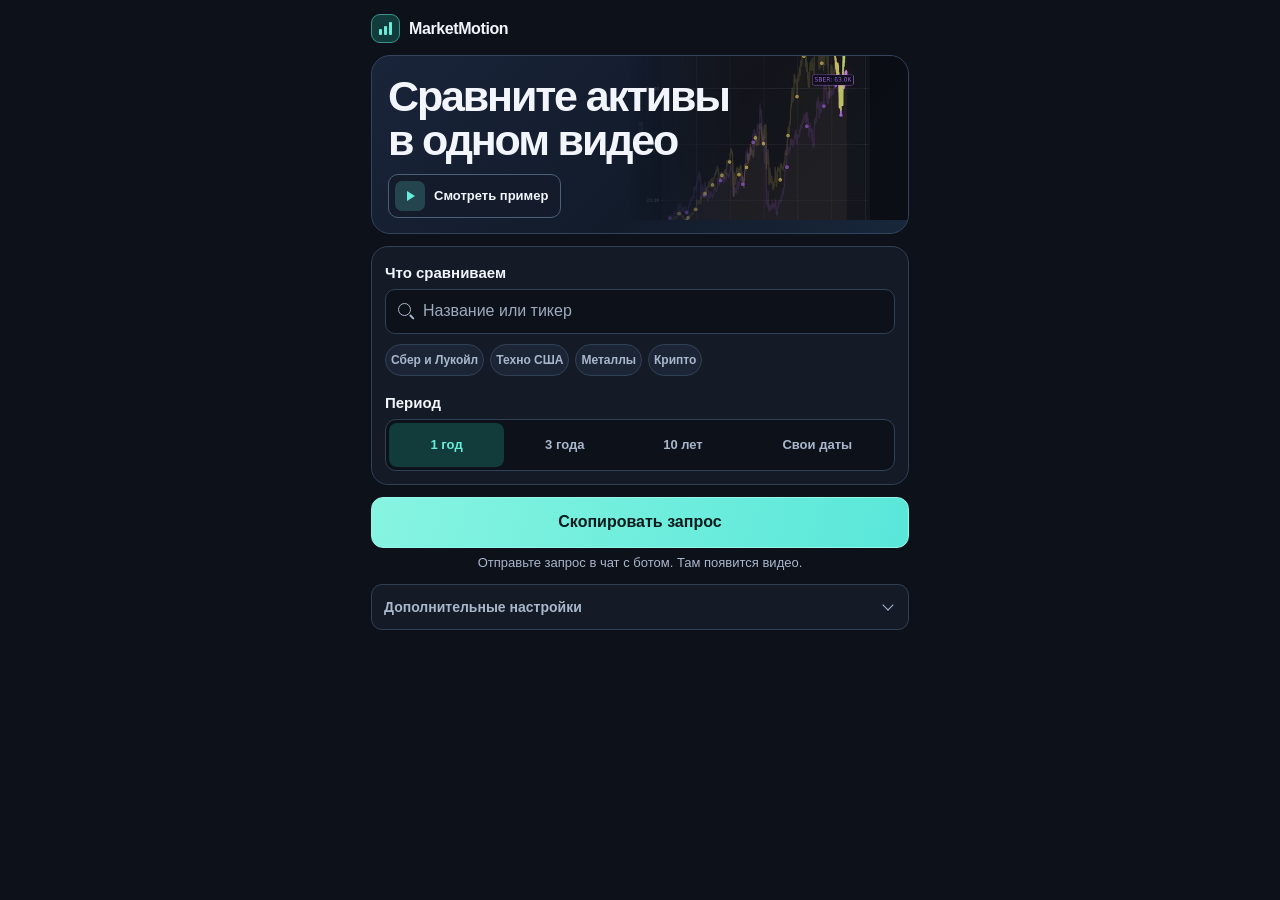
<file: docs/miniapp/index.html>
<!doctype html>
<html lang="ru">
<head>
  <meta charset="utf-8">
  <meta name="viewport" content="width=device-width, initial-scale=1, viewport-fit=cover">
  <meta name="theme-color" content="#0d1119">
  <title>MarketMotion — видео об активах</title>
  <link rel="stylesheet" href="./app.css?v=20261127b">
  <script id="telegram-sdk" async src="https://telegram.org/js/telegram-web-app.js"></script>
  <script defer src="./catalog.js?v=20261127b"></script>
  <script defer src="./app.js?v=20261127b"></script>
</head>
<body>
  <main class="app-shell">
    <header class="masthead">
      <p class="brand"><span class="brand-mark" aria-hidden="true"><i></i><i></i><i></i></span>MarketMotion</p>
    </header>

    <section class="intro" aria-labelledby="page-title">
      <img class="intro-chart" src="../assets/demo-sber-lkoh.png?v=20261127c" alt="" width="540" height="960">
      <h1 id="page-title">Сравните активы<br>в одном видео</h1>
      <details class="example">
        <summary><span class="play-icon" aria-hidden="true"></span>Смотреть пример</summary>
        <div class="example-player">
          <p>Сбер и Лукойл</p>
          <template>
            <video controls playsinline preload="none" poster="../assets/demo-sber-lkoh.png?v=20261127c" src="../assets/demo-sber-lkoh.mp4?v=20261127c" aria-label="Пример видео со сравнением Сбера и Лукойла"></video>
          </template>
        </div>
      </details>
    </section>

    <form id="video-form" novalidate>
      <section class="composer" aria-label="Параметры сравнения">
        <div class="asset-field">
          <label class="section-label" for="tickers">Что сравниваем</label>
          <div class="asset-search">
            <span class="search-icon" aria-hidden="true"></span>
            <input id="tickers" class="text-input ticker-input" type="search" placeholder="Название или тикер" autocomplete="off" autocapitalize="off" spellcheck="false" aria-describedby="ticker-hint">
          </div>
          <p id="ticker-hint" class="visually-hidden">Найдите актив по названию или введите точный тикер.</p>
          <div id="asset-suggestions" class="asset-suggestions" aria-label="Результаты поиска" hidden></div>
          <div id="selected-assets" class="selected-assets" aria-label="Выбранные активы"></div>
          <p id="asset-error" class="field-error" role="status" hidden></p>
          <div class="chip-row" role="group" aria-label="Готовые сравнения">
            <button type="button" data-tickers="SBER LKOH" data-market="" data-currency="RUB" aria-pressed="false">Сбер и Лукойл</button>
            <button type="button" data-tickers="AAPL MSFT NVDA" data-market="global" data-currency="USD" aria-pressed="false">Техно США</button>
            <button type="button" data-tickers="gold silver palladium" data-market="metals" data-currency="RUB" aria-pressed="false">Металлы</button>
            <button type="button" data-tickers="BTC ETH" data-market="crypto" data-currency="USD" aria-pressed="false">Крипто</button>
          </div>
        </div>

        <div class="period">
          <p class="section-label" id="period-label">Период</p>
          <div class="period-options" role="group" aria-labelledby="period-label">
            <button type="button" data-period="1" aria-pressed="true">1 год</button>
            <button type="button" data-period="3" aria-pressed="false">3 года</button>
            <button type="button" data-period="10" aria-pressed="false">10 лет</button>
            <button type="button" data-period="custom" aria-pressed="false">Свои даты</button>
          </div>
          <div class="field-grid date-grid" id="custom-dates" hidden>
            <label class="field">
              <span class="field-label">Начало</span>
              <input id="start-date" class="text-input" type="date">
            </label>
            <label class="field">
              <span class="field-label">Конец</span>
              <input id="end-date" class="text-input" type="date">
            </label>
            <p id="date-error" class="field-error" role="status" hidden></p>
          </div>
        </div>
      </section>

      <footer class="action-bar">
        <p id="asset-summary" class="visually-hidden" role="status" hidden></p>
        <button id="send-button" class="primary-button" type="submit">Скопировать запрос</button>
        <p class="action-hint" id="action-hint">Отправьте запрос в чат с ботом. Там появится видео.</p>
        <p id="status-text" class="status-text" role="status"></p>
        <label class="field manual-copy" id="manual-copy" hidden>
          <span class="field-label">Запрос для копирования</span>
          <textarea id="request-preview" class="text-input" readonly rows="3"></textarea>
        </label>
      </footer>

      <details class="disclosure settings">
        <summary>Дополнительные настройки</summary>
        <div class="settings-content">
          <section class="settings-group" aria-labelledby="data-title">
            <h2 id="data-title">Данные графика</h2>
            <div class="field-grid">
              <label class="field">
                <span class="field-label">Рынок для ручного тикера</span>
                <select id="market" class="select-input">
                  <option value="">Авто / Мосбиржа</option>
                  <option value="global">Глобальный</option>
                  <option value="metals">Металлы</option>
                  <option value="futures">Фьючерсы</option>
                  <option value="crypto">Крипто</option>
                  <option value="selt">Валютный рынок</option>
                </select>
              </label>
              <label class="field">
                <span class="field-label">Валюта графика</span>
                <select id="currency" class="select-input">
                  <option>RUB</option>
                  <option>USD</option>
                  <option>EUR</option>
                  <option>CNY</option>
                  <option>GBP</option>
                  <option>JPY</option>
                  <option>CHF</option>
                </select>
              </label>
            </div>
            <label class="field">
              <span class="field-label">Что показывает график</span>
              <select id="metric" class="select-input">
                <option value="capital">Как менялась стоимость вложений</option>
                <option value="close">Цена актива</option>
              </select>
            </label>
            <label class="toggle"><input id="investment" type="checkbox"> Добавить пополнения</label>
            <div class="field-grid" id="investment-fields" hidden>
              <label class="field">
                <span class="field-label">При старте</span>
                <input id="initial" class="text-input" type="number" min="0" value="0">
              </label>
              <label class="field">
                <span class="field-label">В месяц</span>
                <input id="monthly" class="text-input" type="number" min="0" value="30000">
              </label>
              <label class="field">
                <span class="field-label">В год</span>
                <input id="yearly" class="text-input" type="number" min="0" value="0">
              </label>
            </div>
          </section>

          <section class="settings-group" aria-labelledby="video-title">
            <h2 id="video-title">Оформление видео</h2>
            <div class="field-grid">
              <label class="field">
                <span class="field-label">Формат</span>
                <select id="mode" class="select-input">
                  <option value="shorts">Ролик · 16 сек.</option>
                  <option value="draft">Черновик · 4 сек.</option>
                  <option value="custom">Свой формат</option>
                </select>
              </label>
              <label class="field">
                <span class="field-label">Тема</span>
                <select id="theme" class="select-input">
                  <option value="studio">Студия</option>
                  <option value="aurora">Аврора</option>
                  <option value="default">Базовая</option>
                </select>
              </label>
            </div>
            <div class="field-grid" id="video-fields" hidden>
              <label class="field">
                <span class="field-label">Длина, сек.</span>
                <input id="duration" class="text-input" type="number" min="1" max="90" required value="16">
              </label>
              <label class="field">
                <span class="field-label">Кадров в секунду</span>
                <input id="fps" class="text-input" type="number" min="1" max="30" required value="24">
              </label>
            </div>
            <div class="toggle-row">
              <label class="toggle"><input id="gradient" type="checkbox" checked> Градиент</label>
              <label class="toggle"><input id="legend" type="checkbox" checked> Подписи линий</label>
            </div>
          </section>

          <details class="disclosure events">
            <summary>События на графике <span id="events-state" hidden></span></summary>
            <div class="events-content">
              <p class="field-hint">Выделите цветом период и добавьте подпись.</p>
              <div id="events-list"></div>
              <button class="text-button" id="add-event-button" type="button">Добавить событие</button>
            </div>
          </details>
        </div>
      </details>

    </form>

    <noscript><p>Включите JavaScript или отправьте в чат с ботом <code>/shorts SBER LKOH за год</code>.</p></noscript>
  </main>
</body>
</html>
</file>
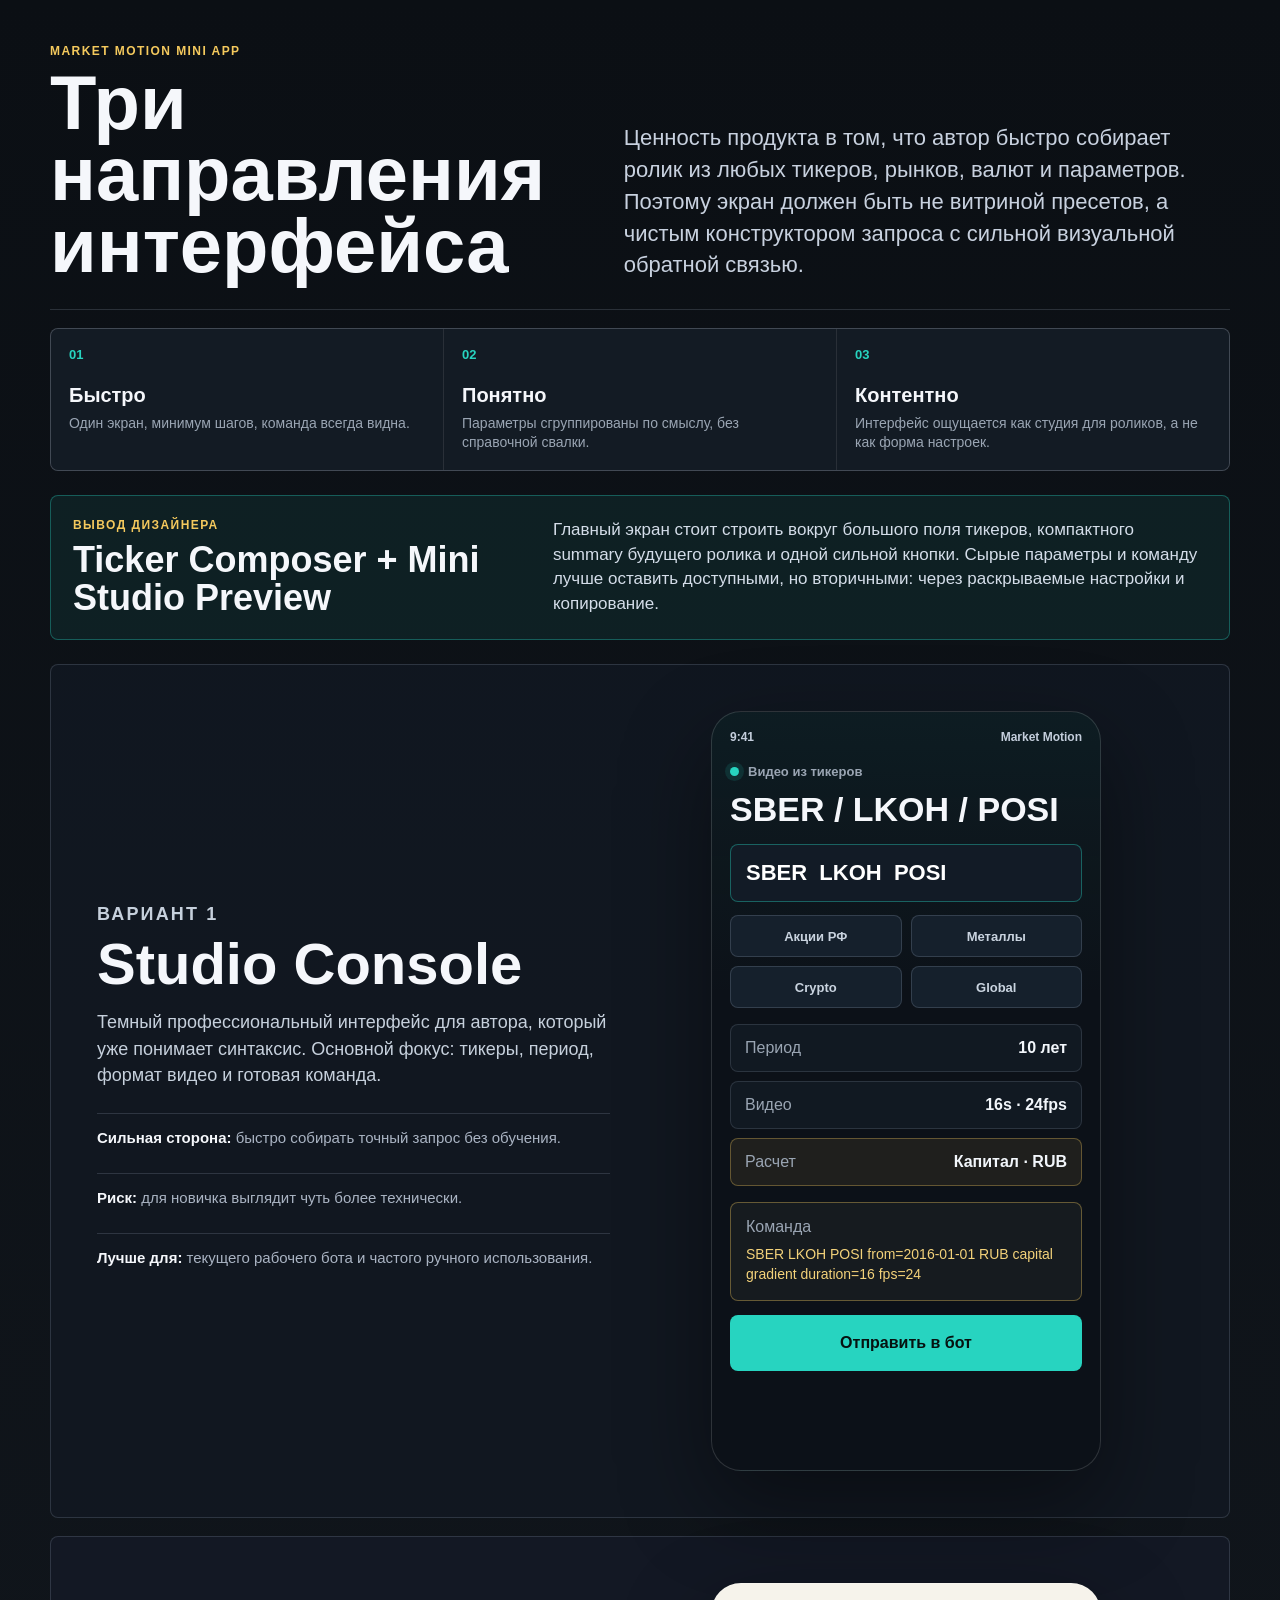
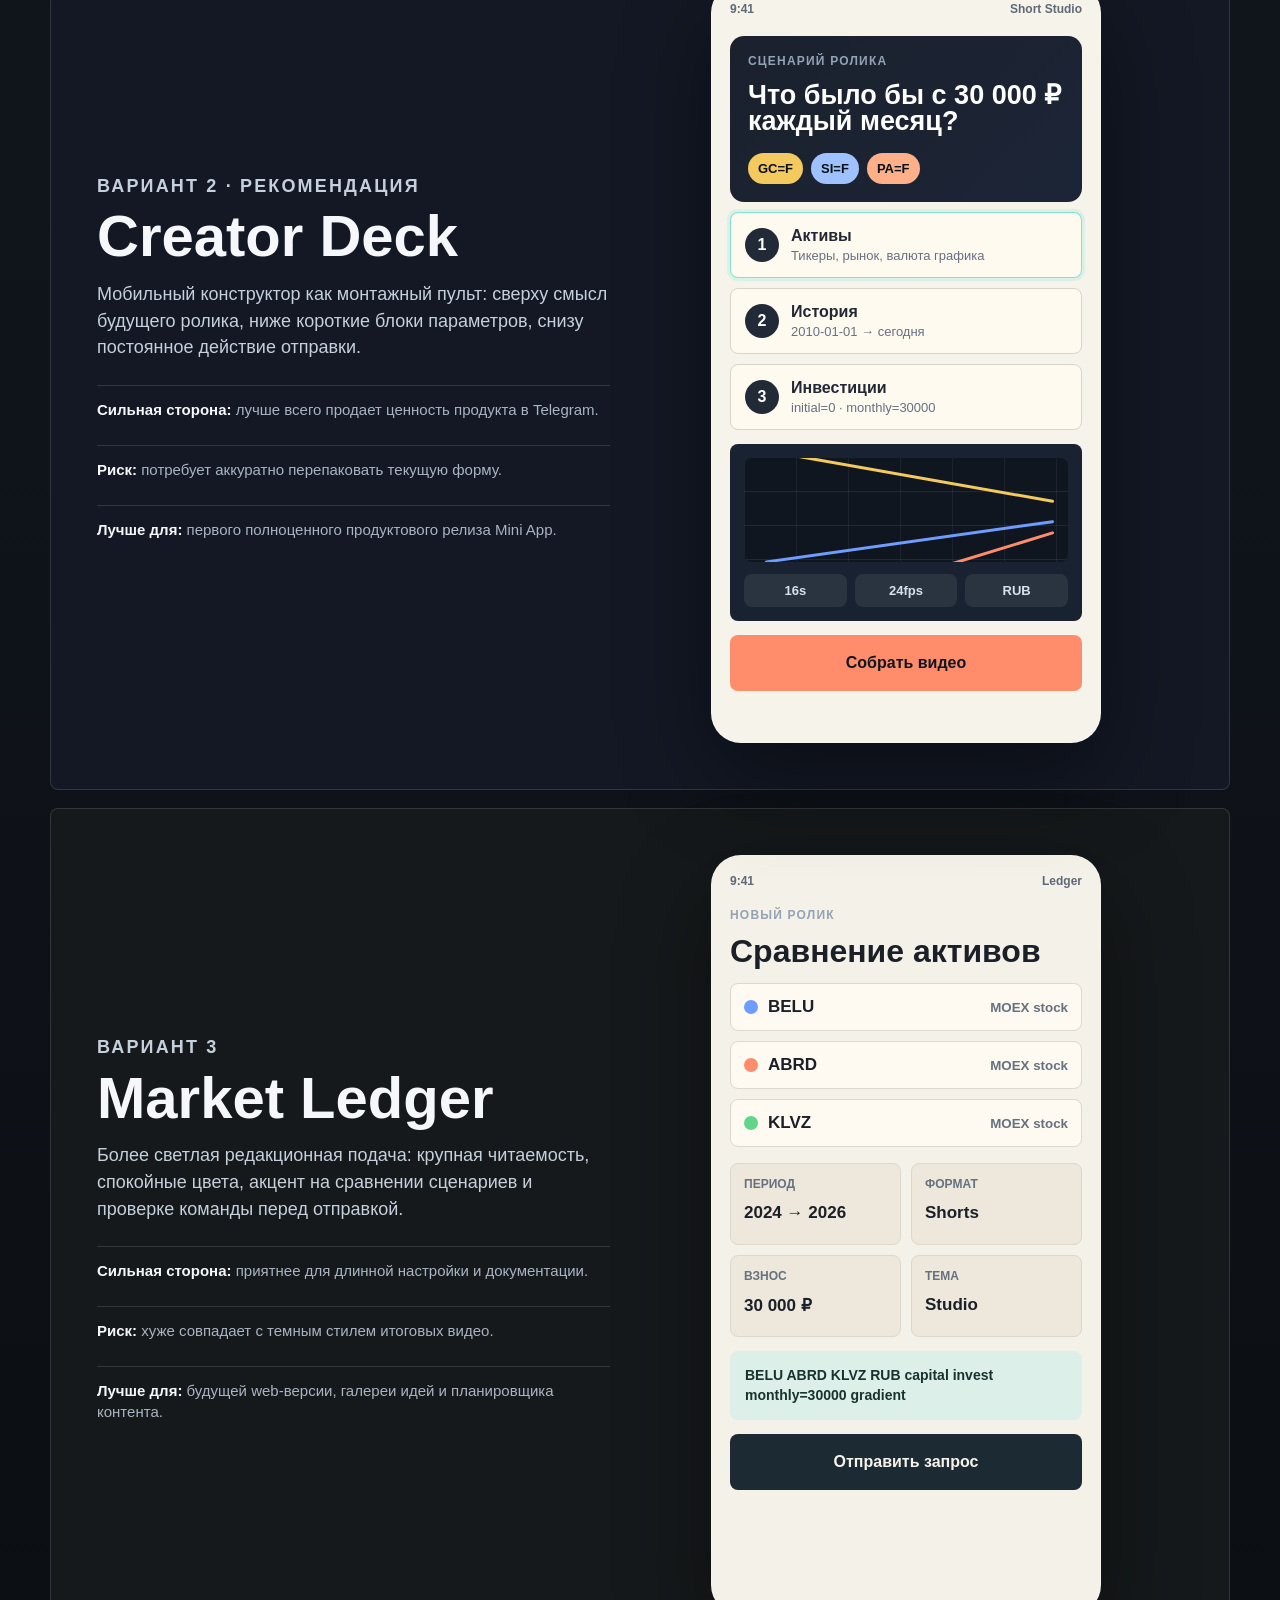
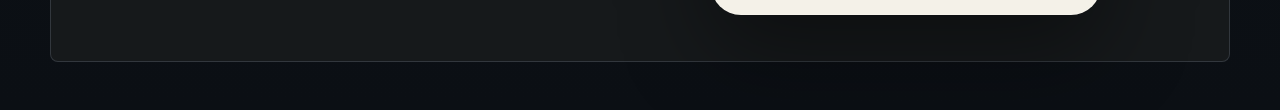
<file: docs/miniapp/directions.html>
<!doctype html>
<html lang="ru">
<head>
  <meta charset="utf-8">
  <meta name="viewport" content="width=device-width, initial-scale=1, viewport-fit=cover">
  <meta name="theme-color" content="#0b0f14">
  <title>Market Motion Mini App: варианты дизайна</title>
  <link rel="stylesheet" href="./directions.css">
</head>
<body>
  <main class="directions-shell">
    <header class="directions-hero">
      <div>
        <p class="eyebrow">Market Motion Mini App</p>
        <h1>Три направления интерфейса</h1>
      </div>
      <p class="hero-copy">
        Ценность продукта в том, что автор быстро собирает ролик из любых тикеров, рынков,
        валют и параметров. Поэтому экран должен быть не витриной пресетов, а чистым
        конструктором запроса с сильной визуальной обратной связью.
      </p>
    </header>

    <section class="comparison-strip" aria-label="Критерии выбора">
      <div>
        <span>01</span>
        <strong>Быстро</strong>
        <p>Один экран, минимум шагов, команда всегда видна.</p>
      </div>
      <div>
        <span>02</span>
        <strong>Понятно</strong>
        <p>Параметры сгруппированы по смыслу, без справочной свалки.</p>
      </div>
      <div>
        <span>03</span>
        <strong>Контентно</strong>
        <p>Интерфейс ощущается как студия для роликов, а не как форма настроек.</p>
      </div>
    </section>

    <section class="designer-verdict" aria-label="Рекомендация дизайнера">
      <div>
        <p class="eyebrow">Вывод дизайнера</p>
        <h2>Ticker Composer + Mini Studio Preview</h2>
      </div>
      <p>
        Главный экран стоит строить вокруг большого поля тикеров, компактного summary
        будущего ролика и одной сильной кнопки. Сырые параметры и команду лучше оставить
        доступными, но вторичными: через раскрываемые настройки и копирование.
      </p>
    </section>

    <section class="direction direction--studio" id="studio">
      <div class="direction-copy">
        <p class="eyebrow">Вариант 1</p>
        <h2>Studio Console</h2>
        <p>
          Темный профессиональный интерфейс для автора, который уже понимает синтаксис.
          Основной фокус: тикеры, период, формат видео и готовая команда.
        </p>
        <ul class="notes-list">
          <li><strong>Сильная сторона:</strong> быстро собирать точный запрос без обучения.</li>
          <li><strong>Риск:</strong> для новичка выглядит чуть более технически.</li>
          <li><strong>Лучше для:</strong> текущего рабочего бота и частого ручного использования.</li>
        </ul>
      </div>

      <div class="phone-frame phone-frame--studio" aria-label="Макет Studio Console">
        <div class="phone-status">
          <span>9:41</span>
          <span>Market Motion</span>
        </div>
        <div class="screen-topline">
          <span class="signal-dot"></span>
          <span>Видео из тикеров</span>
        </div>
        <h3>SBER / LKOH / POSI</h3>
        <div class="ticker-input">SBER&nbsp;&nbsp;LKOH&nbsp;&nbsp;POSI</div>
        <div class="quick-grid">
          <button>Акции РФ</button>
          <button>Металлы</button>
          <button>Crypto</button>
          <button>Global</button>
        </div>
        <div class="field-row">
          <span>Период</span>
          <strong>10 лет</strong>
        </div>
        <div class="field-row">
          <span>Видео</span>
          <strong>16s · 24fps</strong>
        </div>
        <div class="field-row field-row--accent">
          <span>Расчет</span>
          <strong>Капитал · RUB</strong>
        </div>
        <div class="command-card">
          <span>Команда</span>
          <p>SBER LKOH POSI from=2016-01-01 RUB capital gradient duration=16 fps=24</p>
        </div>
        <button class="send-button">Отправить в бот</button>
      </div>
    </section>

    <section class="direction direction--creator" id="creator">
      <div class="direction-copy">
        <p class="eyebrow">Вариант 2 · рекомендация</p>
        <h2>Creator Deck</h2>
        <p>
          Мобильный конструктор как монтажный пульт: сверху смысл будущего ролика,
          ниже короткие блоки параметров, снизу постоянное действие отправки.
        </p>
        <ul class="notes-list">
          <li><strong>Сильная сторона:</strong> лучше всего продает ценность продукта в Telegram.</li>
          <li><strong>Риск:</strong> потребует аккуратно перепаковать текущую форму.</li>
          <li><strong>Лучше для:</strong> первого полноценного продуктового релиза Mini App.</li>
        </ul>
      </div>

      <div class="phone-frame phone-frame--creator" aria-label="Макет Creator Deck">
        <div class="phone-status phone-status--light">
          <span>9:41</span>
          <span>Short Studio</span>
        </div>
        <div class="story-panel">
          <p>Сценарий ролика</p>
          <h3>Что было бы с 30 000 ₽ каждый месяц?</h3>
          <div class="story-chips">
            <span>GC=F</span>
            <span>SI=F</span>
            <span>PA=F</span>
          </div>
        </div>
        <div class="step-card step-card--active">
          <span>1</span>
          <div>
            <strong>Активы</strong>
            <p>Тикеры, рынок, валюта графика</p>
          </div>
        </div>
        <div class="step-card">
          <span>2</span>
          <div>
            <strong>История</strong>
            <p>2010-01-01 → сегодня</p>
          </div>
        </div>
        <div class="step-card">
          <span>3</span>
          <div>
            <strong>Инвестиции</strong>
            <p>initial=0 · monthly=30000</p>
          </div>
        </div>
        <div class="mini-preview">
          <div class="preview-chart">
            <i></i>
            <i></i>
            <i></i>
          </div>
          <div class="preview-meta">
            <span>16s</span>
            <span>24fps</span>
            <span>RUB</span>
          </div>
        </div>
        <button class="dock-button">Собрать видео</button>
      </div>
    </section>

    <section class="direction direction--ledger" id="ledger">
      <div class="direction-copy">
        <p class="eyebrow">Вариант 3</p>
        <h2>Market Ledger</h2>
        <p>
          Более светлая редакционная подача: крупная читаемость, спокойные цвета,
          акцент на сравнении сценариев и проверке команды перед отправкой.
        </p>
        <ul class="notes-list">
          <li><strong>Сильная сторона:</strong> приятнее для длинной настройки и документации.</li>
          <li><strong>Риск:</strong> хуже совпадает с темным стилем итоговых видео.</li>
          <li><strong>Лучше для:</strong> будущей web-версии, галереи идей и планировщика контента.</li>
        </ul>
      </div>

      <div class="phone-frame phone-frame--ledger" aria-label="Макет Market Ledger">
        <div class="phone-status phone-status--paper">
          <span>9:41</span>
          <span>Ledger</span>
        </div>
        <div class="ledger-header">
          <p>Новый ролик</p>
          <h3>Сравнение активов</h3>
        </div>
        <div class="asset-list">
          <div>
            <span class="asset-color asset-color--blue"></span>
            <strong>BELU</strong>
            <small>MOEX stock</small>
          </div>
          <div>
            <span class="asset-color asset-color--orange"></span>
            <strong>ABRD</strong>
            <small>MOEX stock</small>
          </div>
          <div>
            <span class="asset-color asset-color--green"></span>
            <strong>KLVZ</strong>
            <small>MOEX stock</small>
          </div>
        </div>
        <div class="ledger-grid">
          <div>
            <span>Период</span>
            <strong>2024 → 2026</strong>
          </div>
          <div>
            <span>Формат</span>
            <strong>Shorts</strong>
          </div>
          <div>
            <span>Взнос</span>
            <strong>30 000 ₽</strong>
          </div>
          <div>
            <span>Тема</span>
            <strong>Studio</strong>
          </div>
        </div>
        <div class="ledger-command">BELU ABRD KLVZ RUB capital invest monthly=30000 gradient</div>
        <button class="ledger-button">Отправить запрос</button>
      </div>
    </section>
  </main>
</body>
</html>
</file>
<file: docs/miniapp/app.css>
:root {
  color-scheme: dark;
  font-family: -apple-system, BlinkMacSystemFont, "Segoe UI", sans-serif;
  color: #f2f5fb;
  background: #0d1119;
  --background: #0d1119;
  --surface: #141b27;
  --surface-raised: #1c2535;
  --ink: #f2f5fb;
  --muted: #a9b7cc;
  --border: #304055;
  --accent: #67edda;
  --accent-tint: #123b3b;
  --danger: #ffaca7;
}

* { box-sizing: border-box; }
[hidden] { display: none !important; }
body { margin: 0; }
button, input, textarea, select { font: inherit; }
button, summary { cursor: pointer; }
button, input, textarea, select, summary { -webkit-tap-highlight-color: transparent; }
:focus-visible { outline: 2px solid var(--accent); outline-offset: 3px; }

.visually-hidden {
  position: absolute;
  width: 1px;
  height: 1px;
  padding: 0;
  overflow: hidden;
  clip-path: inset(50%);
  white-space: nowrap;
}

.app-shell {
  max-width: 570px;
  margin: 0 auto;
  padding: 14px 16px 24px;
  padding-top: calc(14px + env(safe-area-inset-top, 0px));
  padding-right: max(16px, env(safe-area-inset-right, 0px));
  padding-bottom: calc(24px + env(safe-area-inset-bottom, 0px));
  padding-left: max(16px, env(safe-area-inset-left, 0px));
}

.masthead { margin-bottom: 12px; }
.brand {
  display: flex;
  align-items: center;
  gap: 9px;
  margin: 0;
  font-size: 16px;
  font-weight: 760;
  letter-spacing: -.025em;
}

.brand-mark {
  display: inline-flex;
  align-items: flex-end;
  gap: 2px;
  padding: 7px;
  width: 29px;
  height: 29px;
  border: 1px solid #3a938a;
  border-radius: 9px;
  background: var(--accent-tint);
}

.brand-mark i {
  flex: 1;
  height: 6px;
  border-radius: 1px;
  background: var(--accent);
}

.brand-mark i:nth-child(2) { height: 9px; }
.brand-mark i:nth-child(3) { height: 13px; }

.intro {
  position: relative;
  isolation: isolate;
  overflow: hidden;
  margin-bottom: 12px;
  padding: 19px 16px 15px;
  border: 1px solid #33435b;
  border-radius: 19px;
  background: linear-gradient(135deg, #1a243a, #121b2a 58%, #18273b);
}

.intro-chart {
  position: absolute;
  z-index: -1;
  inset: 0 0 auto auto;
  width: 52%;
  height: 164px;
  object-fit: cover;
  object-position: center 53%;
  opacity: .82;
  -webkit-mask-image: linear-gradient(to right, transparent, #000 39%);
  mask-image: linear-gradient(to right, transparent, #000 39%);
}

h1 {
  margin: 0;
  color: var(--ink);
  font-size: clamp(29px, 8.4vw, 43px);
  line-height: 1.02;
  letter-spacing: -.05em;
  text-wrap: balance;
}

.example { margin-top: 11px; }
.example > summary {
  display: inline-flex;
  align-items: center;
  gap: 9px;
  min-height: 44px;
  padding: 5px 12px 5px 6px;
  border: 1px solid #4b5f7b;
  border-radius: 10px;
  color: var(--ink);
  background: #141c2bea;
  list-style: none;
  font-size: 13px;
  font-weight: 700;
}

.example > summary::-webkit-details-marker { display: none; }
.play-icon {
  display: grid;
  place-items: center;
  width: 30px;
  height: 30px;
  border-radius: 7px;
  color: var(--accent);
  background: #24454d;
}

.play-icon::before {
  content: "";
  margin-left: 2px;
  border-top: 5px solid transparent;
  border-bottom: 5px solid transparent;
  border-left: 8px solid currentColor;
}

.example[open] .play-icon::before {
  width: 8px;
  height: 11px;
  margin-left: 0;
  border: solid currentColor;
  border-width: 0 2px;
}
.example-player { text-align: center; }
.example-player p { margin: 14px 0 9px; color: var(--muted); font-size: 13px; }
.example video {
  display: block;
  width: min(100%, 236px);
  aspect-ratio: 9 / 16;
  margin: 0 auto;
  border: 1px solid var(--border);
  border-radius: 12px;
  background: var(--background);
}

.composer {
  padding: 15px 13px 13px;
  border: 1px solid var(--border);
  border-radius: 17px;
  background: var(--surface);
}

.section-label {
  display: block;
  margin: 0;
  font-size: 15px;
  line-height: 1.4;
  font-weight: 720;
}

.field {
  display: grid;
  gap: 5px;
  min-width: 0;
}

.field-label {
  margin: 0;
  font-size: 14px;
  line-height: 1.38;
  font-weight: 680;
}

.text-input, .select-input {
  display: block;
  min-width: 0;
  min-height: 45px;
  width: 100%;
  padding: 8px 10px;
  border: 1px solid var(--border);
  border-radius: 10px;
  color: var(--ink);
  background: var(--background);
  font-size: 16px;
}

input[type="date"] { -webkit-appearance: none; }
input[type="date"]::-webkit-date-and-time-value { text-align: left; }
.text-input[aria-invalid="true"] { border-color: var(--danger); }
.text-input::placeholder { color: var(--muted); opacity: .92; }

.asset-search { position: relative; margin: 6px 0 0; }
.ticker-input { padding-left: 37px; }
.search-icon {
  position: absolute;
  top: 14px;
  left: 13px;
  width: 13px;
  height: 13px;
  border: 1.5px solid var(--muted);
  border-radius: 50%;
  pointer-events: none;
}

.search-icon::after {
  content: "";
  position: absolute;
  right: -5px;
  bottom: -3px;
  width: 6px;
  height: 1.5px;
  border-radius: 2px;
  background: var(--muted);
  transform: rotate(45deg);
}

.asset-suggestions {
  display: grid;
  max-height: 240px;
  overflow-y: auto;
  margin-top: 5px;
  border: 1px solid var(--border);
  border-radius: 10px;
  background: var(--background);
}

.asset-option {
  display: flex;
  align-items: center;
  justify-content: space-between;
  gap: 9px;
  min-height: 44px;
  padding: 6px 10px;
  border: 0;
  color: var(--ink);
  background: transparent;
  text-align: left;
}

.asset-no-results { margin: 0; padding: 10px; color: var(--muted); font-size: 13px; }
.asset-option + .asset-option { border-top: 1px solid var(--border); }
.asset-option:focus-visible { outline-offset: -2px; }
.asset-option:hover, .asset-option:focus-visible, .asset-option[aria-selected="true"] { background: var(--surface-raised); }
.asset-option-name, .asset-chip-label { min-width: 0; overflow-wrap: anywhere; }
.asset-option-ticker, .asset-chip-ticker { color: var(--muted); font-size: 12px; }

.selected-assets, .chip-row {
  display: flex;
  flex-wrap: wrap;
  gap: 2px 6px;
  margin: 4px 0 0;
}

.selected-assets:empty { display: none; }
.asset-chip {
  display: inline-flex;
  align-items: center;
  gap: 6px;
  max-width: 100%;
  min-height: 44px;
  padding: 0 0 0 9px;
  border: 1px solid #36746d;
  border-radius: 9px;
  color: var(--ink);
  background: var(--accent-tint);
  font-size: 13px;
}

.asset-remove {
  flex: 0 0 auto;
  width: 44px;
  min-height: 44px;
  padding: 0;
  border: 0;
  border-radius: 8px;
  color: var(--accent);
  background: transparent;
  font-size: 18px;
}

.chip-row button, .period-options button {
  min-height: 44px;
  border: 0;
  color: var(--muted);
  background: transparent;
  font-size: 13px;
  font-weight: 680;
}

.chip-row button {
  position: relative;
  z-index: 0;
  padding: 0 6px;
  font-size: 12px;
}

.chip-row button::before {
  content: "";
  position: absolute;
  z-index: -1;
  inset: 6px 0;
  border: 1px solid var(--border);
  border-radius: 18px;
  background: var(--surface-raised);
}

.chip-row button[aria-pressed="true"] { color: var(--accent); }
.chip-row button[aria-pressed="true"]::before {
  border-color: #36746d;
  background: var(--accent-tint);
}

.period { margin-top: 10px; }
.period-options {
  display: grid;
  grid-template-columns: repeat(3, minmax(0, 1fr)) minmax(0, 1.28fr);
  gap: 3px;
  margin-top: 6px;
  padding: 3px;
  border: 1px solid var(--border);
  border-radius: 11px;
  background: var(--background);
}

.period-options button { padding: 0 3px; border-radius: 8px; }
.period-options button[aria-pressed="true"] {
  color: var(--accent);
  background: var(--accent-tint);
}

.field-grid {
  display: grid;
  grid-template-columns: repeat(2, minmax(0, 1fr));
  gap: 10px;
}

.date-grid { margin-top: 10px; }
.date-grid .field-error { grid-column: 1 / -1; }

.field-hint, .action-hint {
  margin: 6px 0 0;
  color: var(--muted);
  font-size: 13px;
  line-height: 1.4;
}

.field-error, .status-text {
  margin: 6px 0 0;
  color: var(--danger);
  font-size: 13px;
  line-height: 1.4;
}

.action-bar { margin: 12px 0; }
.primary-button {
  width: 100%;
  min-height: 51px;
  padding: 9px 14px;
  border: 1px solid #96f6e8;
  border-radius: 12px;
  color: #071b1c;
  background: linear-gradient(105deg, #87f4e1, #59e7d9);
  font-size: 16px;
  font-weight: 770;
}

.primary-button:disabled { opacity: .65; cursor: default; }
.action-hint, .status-text { text-align: center; }
.status-text:empty { margin: 0; }
.status-text.is-ok { color: var(--accent); }
.manual-copy { margin-top: 10px; }
.manual-copy textarea { resize: vertical; }

.disclosure > summary {
  display: flex;
  align-items: center;
  gap: 10px;
  min-height: 46px;
  padding: 8px 12px;
  border: 1px solid var(--border);
  border-radius: 11px;
  color: var(--muted);
  background: var(--surface);
  list-style: none;
  font-size: 14px;
  font-weight: 700;
}

.disclosure > summary::-webkit-details-marker { display: none; }
.disclosure > summary::after {
  content: "";
  width: 7px;
  height: 7px;
  margin: -3px 4px 0 auto;
  border-right: 1.5px solid currentColor;
  border-bottom: 1.5px solid currentColor;
  transform: rotate(45deg);
}

.disclosure[open] > summary::after {
  margin-top: 3px;
  transform: rotate(225deg);
}

.settings-content, .events-content {
  display: grid;
  gap: 12px;
  padding: 10px 0 3px;
}

.settings-group, .event-row {
  display: grid;
  gap: 10px;
  padding: 12px;
  border: 1px solid var(--border);
  border-radius: 12px;
  background: var(--surface);
}

.settings-group h2 { margin: 0; font-size: 16px; }
.events summary span { color: var(--muted); font-size: 12px; font-weight: 500; }
.events-content { gap: 8px; }
.event-row + .event-row { margin-top: 8px; }
.event-row-head, .toggle-row { display: flex; align-items: center; gap: 12px; flex-wrap: wrap; }
.event-row-head { justify-content: space-between; }

.toggle {
  display: inline-flex;
  align-items: center;
  min-height: 44px;
  gap: 7px;
  font-size: 14px;
}

.toggle input { width: 18px; height: 18px; margin: 0; accent-color: var(--accent); }
.text-button, .remove-event-button {
  min-height: 44px;
  padding: 4px 10px;
  border: 1px solid var(--border);
  border-radius: 8px;
  color: var(--accent);
  background: var(--surface-raised);
  font-size: 13px;
  font-weight: 700;
}

@media (max-width: 360px) {
  .app-shell { padding-inline: 12px; }
  .intro { padding-inline: 13px; }
  .composer { padding-inline: 11px; }
  .chip-row button { padding-inline: 5px; font-size: 12px; }
}
</file>
<file: docs/miniapp/directions.css>
:root {
  color-scheme: dark;
  --bg: #0b0f14;
  --ink: #f5f7fb;
  --muted: #9aa5b3;
  --line: rgba(159, 174, 194, 0.2);
  --panel: #121923;
  --panel-strong: #172231;
  --teal: #27d4c0;
  --gold: #f4c95d;
  --blue: #6f9cff;
  --coral: #ff8d6b;
  --green: #63d58a;
  --paper: #f4f1e8;
  --paper-ink: #1b2028;
  --paper-muted: #66717e;
  font-family: Inter, -apple-system, BlinkMacSystemFont, "Segoe UI", sans-serif;
}

* {
  box-sizing: border-box;
}

html,
body {
  margin: 0;
  min-height: 100%;
  overflow-x: hidden;
  background:
    linear-gradient(180deg, #0b0f14 0%, #10151b 52%, #0b0f14 100%);
  color: var(--ink);
}

body {
  padding: 26px 18px 48px;
}

button {
  font: inherit;
}

.directions-shell {
  width: min(1180px, 100%);
  margin: 0 auto;
}

.directions-hero {
  display: grid;
  grid-template-columns: minmax(280px, 0.9fr) minmax(320px, 1fr);
  gap: 28px;
  align-items: end;
  padding: 18px 0 28px;
  border-bottom: 1px solid var(--line);
}

.eyebrow {
  margin: 0 0 9px;
  color: var(--gold);
  font-size: 12px;
  font-weight: 850;
  letter-spacing: 0.12em;
  text-transform: uppercase;
}

h1,
h2,
h3,
p {
  margin-top: 0;
}

h1,
h2,
h3 {
  letter-spacing: 0;
  overflow-wrap: anywhere;
}

h1 {
  max-width: 680px;
  margin-bottom: 0;
  font-size: clamp(38px, 7vw, 76px);
  font-weight: 850;
  line-height: 0.94;
}

.hero-copy {
  margin-bottom: 0;
  color: #c8d1df;
  font-size: clamp(17px, 2vw, 22px);
  font-weight: 520;
  line-height: 1.45;
  overflow-wrap: anywhere;
}

.comparison-strip {
  display: grid;
  grid-template-columns: repeat(3, minmax(0, 1fr));
  gap: 1px;
  margin: 18px 0 24px;
  overflow: hidden;
  border: 1px solid var(--line);
  border-radius: 8px;
  background: var(--line);
}

.comparison-strip div {
  min-height: 132px;
  padding: 18px;
  background: rgba(18, 25, 35, 0.92);
}

.comparison-strip span {
  display: block;
  margin-bottom: 22px;
  color: var(--teal);
  font-size: 13px;
  font-weight: 850;
}

.comparison-strip strong {
  display: block;
  margin-bottom: 7px;
  font-size: 20px;
}

.comparison-strip p {
  margin-bottom: 0;
  color: var(--muted);
  font-size: 14px;
  line-height: 1.35;
}

.designer-verdict {
  display: grid;
  grid-template-columns: minmax(240px, 0.7fr) minmax(300px, 1fr);
  gap: 22px;
  align-items: start;
  margin: 0 0 24px;
  padding: 22px;
  border: 1px solid rgba(39, 212, 192, 0.34);
  border-radius: 8px;
  background: rgba(39, 212, 192, 0.08);
}

.designer-verdict h2 {
  margin-bottom: 0;
  font-size: clamp(24px, 3vw, 36px);
  font-weight: 850;
  line-height: 1.05;
}

.designer-verdict p:last-child {
  margin-bottom: 0;
  color: #d4dde9;
  font-size: 17px;
  line-height: 1.45;
  overflow-wrap: anywhere;
}

.direction {
  display: grid;
  grid-template-columns: minmax(300px, 0.9fr) minmax(320px, 440px);
  gap: clamp(28px, 6vw, 76px);
  align-items: center;
  margin-top: 18px;
  padding: clamp(22px, 5vw, 46px);
  border: 1px solid var(--line);
  border-radius: 8px;
  background: rgba(18, 25, 35, 0.78);
}

.direction--creator {
  background: #131824;
}

.direction--ledger {
  background: #16191b;
}

.direction-copy h2 {
  margin-bottom: 16px;
  font-size: clamp(32px, 5vw, 58px);
  font-weight: 850;
  line-height: 0.98;
}

.direction-copy p {
  color: #c6d0dc;
  font-size: 18px;
  line-height: 1.48;
}

.notes-list {
  display: grid;
  gap: 12px;
  margin: 24px 0 0;
  padding: 0;
  list-style: none;
}

.notes-list li {
  padding: 13px 0;
  border-top: 1px solid var(--line);
  color: #aab4c3;
  font-size: 15px;
  line-height: 1.4;
}

.notes-list strong {
  color: var(--ink);
}

.phone-frame {
  width: min(390px, 100%);
  min-height: 760px;
  margin: 0 auto;
  padding: 18px;
  border: 1px solid rgba(255, 255, 255, 0.14);
  border-radius: 30px;
  box-shadow: 0 34px 90px rgba(0, 0, 0, 0.42);
}

.phone-status {
  display: flex;
  align-items: center;
  justify-content: space-between;
  margin-bottom: 20px;
  color: #c4cedc;
  font-size: 12px;
  font-weight: 780;
}

.phone-frame--studio {
  background:
    linear-gradient(180deg, rgba(39, 212, 192, 0.06), transparent 38%),
    #0c1118;
}

.screen-topline {
  display: flex;
  align-items: center;
  gap: 9px;
  color: var(--muted);
  font-size: 13px;
  font-weight: 760;
}

.signal-dot {
  width: 9px;
  height: 9px;
  border-radius: 50%;
  background: var(--teal);
  box-shadow: 0 0 0 5px rgba(39, 212, 192, 0.12);
}

.phone-frame h3 {
  margin: 14px 0 18px;
  font-size: 34px;
  font-weight: 850;
  line-height: 0.98;
}

.ticker-input,
.command-card,
.field-row,
.step-card,
.mini-preview,
.ledger-command {
  border-radius: 8px;
}

.ticker-input {
  min-height: 58px;
  padding: 15px;
  border: 1px solid rgba(39, 212, 192, 0.38);
  color: #ffffff;
  background: #121b26;
  font-size: 22px;
  font-weight: 820;
}

.quick-grid {
  display: grid;
  grid-template-columns: repeat(2, minmax(0, 1fr));
  gap: 9px;
  margin: 13px 0 16px;
}

.quick-grid button {
  min-height: 42px;
  border: 1px solid rgba(159, 174, 194, 0.22);
  border-radius: 8px;
  color: #c9d3df;
  background: #15202c;
  font-size: 13px;
  font-weight: 760;
}

.field-row {
  display: flex;
  justify-content: space-between;
  gap: 14px;
  margin-bottom: 9px;
  padding: 14px;
  border: 1px solid rgba(159, 174, 194, 0.18);
  background: #111922;
}

.field-row span,
.command-card span {
  color: var(--muted);
}

.field-row strong {
  color: #f2f6fb;
}

.field-row--accent {
  border-color: rgba(244, 201, 93, 0.32);
  background: rgba(244, 201, 93, 0.08);
}

.command-card {
  margin-top: 16px;
  padding: 15px;
  border: 1px solid rgba(244, 201, 93, 0.36);
  background: #161b1f;
}

.command-card p {
  margin: 8px 0 0;
  color: #f3d27a;
  font-size: 14px;
  line-height: 1.45;
}

.send-button,
.dock-button,
.ledger-button {
  width: 100%;
  min-height: 56px;
  margin-top: 14px;
  border: 0;
  border-radius: 8px;
  font-weight: 850;
}

.send-button {
  color: #061210;
  background: var(--teal);
}

.phone-frame--creator {
  position: relative;
  overflow: hidden;
  background: #f6f3eb;
  color: #151923;
}

.phone-status--light,
.phone-status--paper {
  color: #5e6978;
}

.story-panel {
  padding: 18px;
  border-radius: 14px;
  color: #ffffff;
  background:
    linear-gradient(135deg, rgba(27, 33, 45, 0.9), rgba(28, 37, 55, 0.98)),
    #17202c;
}

.story-panel p,
.ledger-header p {
  margin-bottom: 8px;
  color: #93a3b6;
  font-size: 12px;
  font-weight: 850;
  letter-spacing: 0.1em;
  text-transform: uppercase;
}

.story-panel h3 {
  margin-bottom: 18px;
  font-size: 27px;
}

.story-chips {
  display: flex;
  flex-wrap: wrap;
  gap: 8px;
}

.story-chips span {
  padding: 8px 10px;
  border-radius: 999px;
  color: #091016;
  background: #f4c95d;
  font-size: 13px;
  font-weight: 840;
}

.story-chips span:nth-child(2) {
  background: #9fc2ff;
}

.story-chips span:nth-child(3) {
  background: #ffb089;
}

.step-card {
  display: flex;
  gap: 12px;
  align-items: center;
  margin-top: 10px;
  padding: 14px;
  border: 1px solid #d9d3c8;
  color: #222833;
  background: #fffaf0;
}

.step-card > span {
  display: grid;
  place-items: center;
  flex: 0 0 34px;
  height: 34px;
  border-radius: 50%;
  color: #ffffff;
  background: #222a37;
  font-weight: 850;
}

.step-card strong {
  display: block;
  margin-bottom: 3px;
  font-size: 16px;
}

.step-card p {
  margin-bottom: 0;
  color: #657080;
  font-size: 13px;
}

.step-card--active {
  border-color: rgba(39, 212, 192, 0.58);
  box-shadow: 0 0 0 3px rgba(39, 212, 192, 0.13);
}

.mini-preview {
  margin-top: 14px;
  padding: 14px;
  background: #182230;
}

.preview-chart {
  position: relative;
  height: 104px;
  overflow: hidden;
  border-radius: 8px;
  background:
    linear-gradient(90deg, rgba(255, 255, 255, 0.05) 1px, transparent 1px) 0 0 / 52px 100%,
    linear-gradient(0deg, rgba(255, 255, 255, 0.08) 1px, transparent 1px) 0 0 / 100% 34px,
    #0f1620;
}

.preview-chart i {
  position: absolute;
  right: 14px;
  left: 18px;
  height: 3px;
  border-radius: 999px;
  transform-origin: right center;
}

.preview-chart i:nth-child(1) {
  top: 62px;
  background: var(--blue);
  transform: rotate(-8deg);
}

.preview-chart i:nth-child(2) {
  top: 42px;
  background: var(--gold);
  transform: rotate(10deg);
}

.preview-chart i:nth-child(3) {
  top: 73px;
  background: var(--coral);
  transform: rotate(-17deg);
}

.preview-meta {
  display: flex;
  gap: 8px;
  margin-top: 12px;
}

.preview-meta span {
  flex: 1;
  padding: 9px;
  border-radius: 8px;
  color: #d7e1ee;
  background: rgba(255, 255, 255, 0.08);
  text-align: center;
  font-size: 13px;
  font-weight: 780;
}

.dock-button {
  position: sticky;
  bottom: 0;
  color: #101721;
  background: var(--coral);
}

.phone-frame--ledger {
  background: var(--paper);
  color: var(--paper-ink);
}

.ledger-header {
  margin-bottom: 16px;
}

.ledger-header h3 {
  margin-bottom: 0;
  font-size: 32px;
}

.asset-list {
  display: grid;
  gap: 10px;
  margin-bottom: 16px;
}

.asset-list div {
  display: grid;
  grid-template-columns: 14px 1fr auto;
  gap: 10px;
  align-items: center;
  padding: 13px;
  border: 1px solid #ddd7cc;
  border-radius: 8px;
  background: #fffaf1;
}

.asset-list strong {
  font-size: 17px;
}

.asset-list small {
  color: var(--paper-muted);
  font-weight: 720;
}

.asset-color {
  width: 14px;
  height: 14px;
  border-radius: 50%;
}

.asset-color--blue {
  background: var(--blue);
}

.asset-color--orange {
  background: var(--coral);
}

.asset-color--green {
  background: var(--green);
}

.ledger-grid {
  display: grid;
  grid-template-columns: repeat(2, minmax(0, 1fr));
  gap: 10px;
}

.ledger-grid div {
  min-height: 82px;
  padding: 13px;
  border: 1px solid #ddd7cc;
  border-radius: 8px;
  background: #ede7dc;
}

.ledger-grid span {
  display: block;
  margin-bottom: 12px;
  color: var(--paper-muted);
  font-size: 12px;
  font-weight: 850;
  text-transform: uppercase;
}

.ledger-grid strong {
  font-size: 17px;
}

.ledger-command {
  margin-top: 14px;
  padding: 15px;
  color: #18322e;
  background: #dcefe9;
  font-size: 14px;
  font-weight: 760;
  line-height: 1.4;
}

.ledger-button {
  color: #f8f3e8;
  background: #1c2b33;
}

@media (max-width: 860px) {
  body {
    padding: 18px 12px 34px;
  }

  .directions-hero,
  .designer-verdict,
  .direction {
    grid-template-columns: 1fr;
  }

  .comparison-strip {
    grid-template-columns: 1fr;
  }

  .direction {
    padding: 18px;
  }
}

@media (max-width: 460px) {
  h1 {
    font-size: 34px;
    line-height: 0.98;
  }

  .hero-copy,
  .direction-copy p {
    font-size: 16px;
    overflow-wrap: anywhere;
  }

  .designer-verdict {
    padding: 18px;
  }

  .designer-verdict h2,
  .direction-copy h2 {
    font-size: 29px;
  }

  .phone-frame {
    min-height: 0;
    padding: 14px;
    border-radius: 22px;
  }

  .phone-frame h3 {
    font-size: 29px;
  }

  .ledger-grid {
    grid-template-columns: 1fr;
  }
}
</file>
